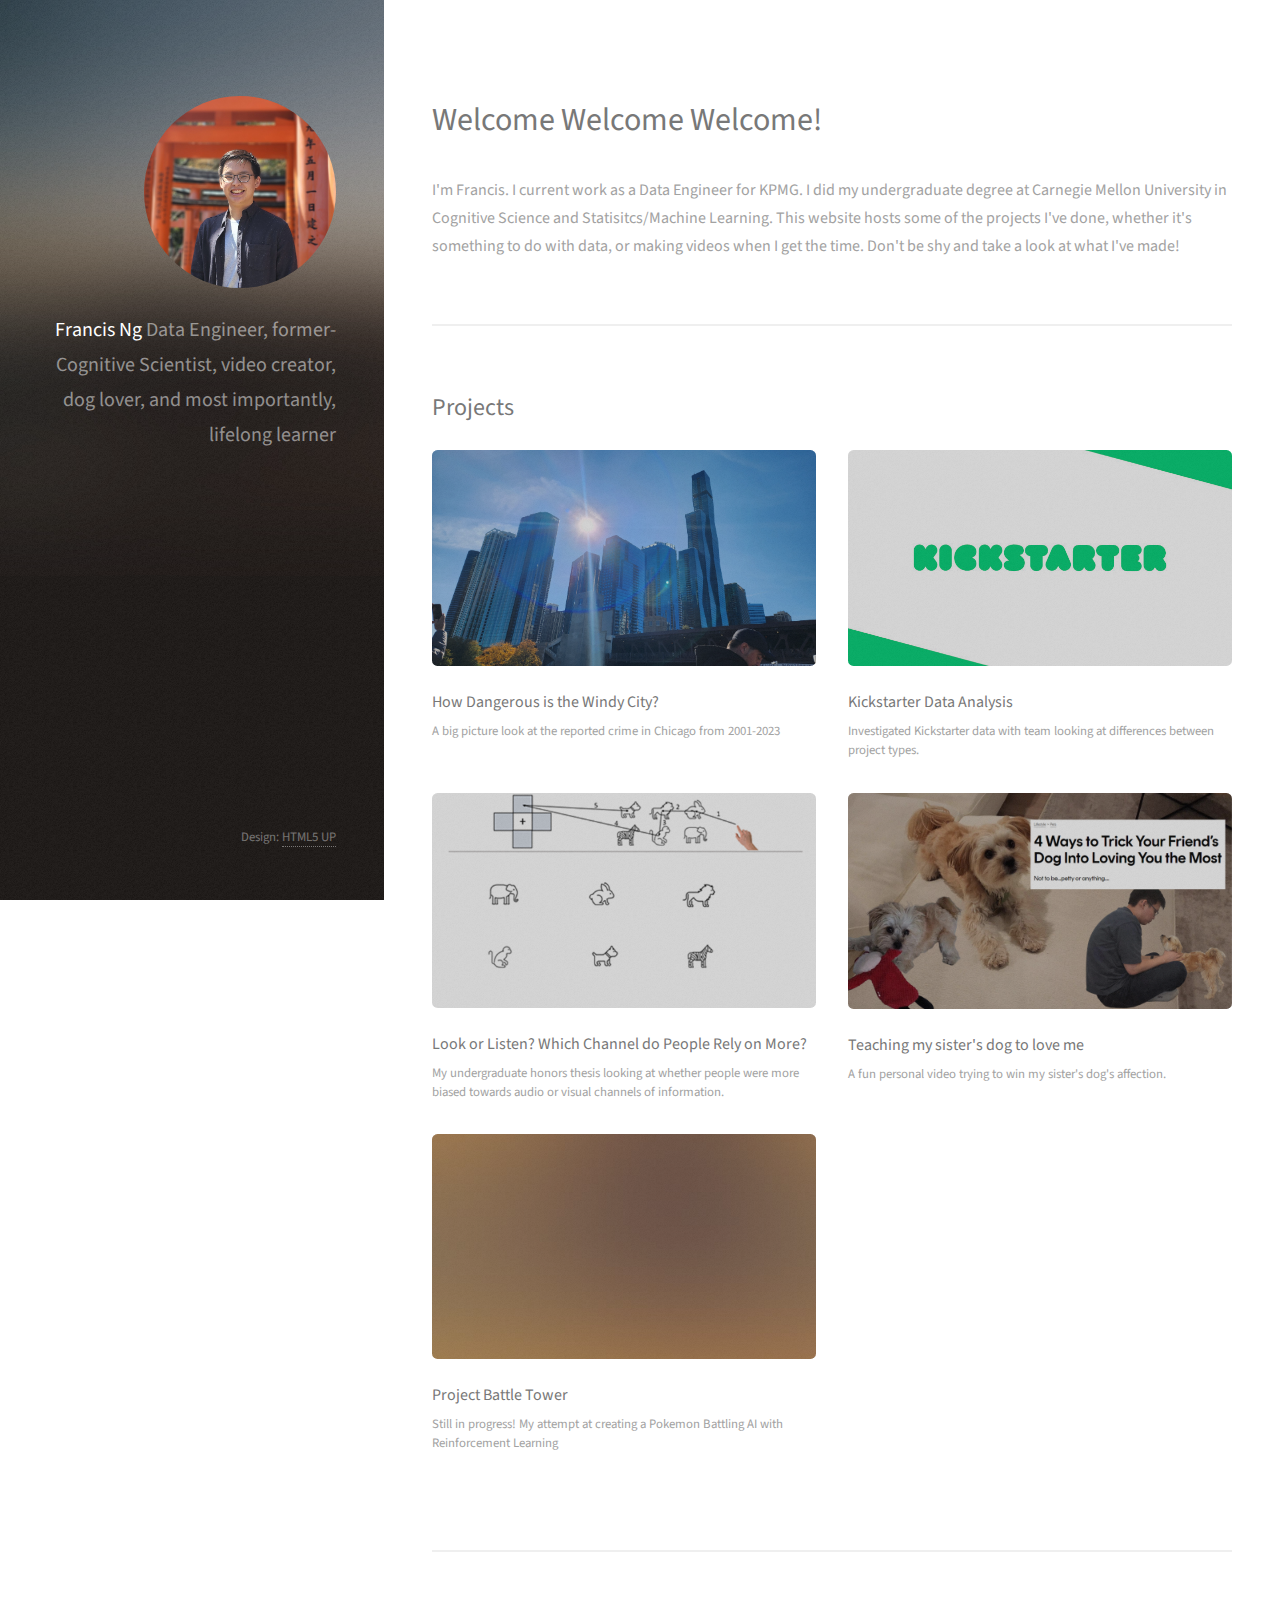
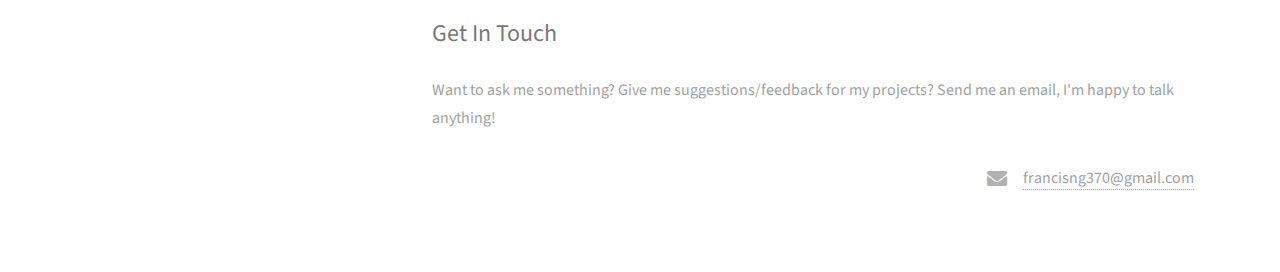
<file: index.html>
<!DOCTYPE HTML>
<!--
	Strata by HTML5 UP
	html5up.net | @ajlkn
	Free for personal and commercial use under the CCA 3.0 license (html5up.net/license)
-->
<html>
	<head>
		<title>Francis Ng's Site</title>
		<meta charset="utf-8" />
		<meta name="viewport" content="width=device-width, initial-scale=1, user-scalable=no" />
		<link rel="stylesheet" href="assets/css/main.css" />
	</head>
	<body class="is-preload">

		<!-- Header -->
			<header id="header">
				<div class="inner">
					<a href="#" class="image avatar"><img src="images/avatar.jpg" alt="" /></a>
					<h1><strong>Francis Ng</strong><br /><br />
					Data Engineer, former-Cognitive Scientist, video creator, dog lover, and most importantly, lifelong learner</h1>
				</div>
			</header>

		<!-- Main -->
			<div id="main">

				<!-- One -->
					<section id="one">
						<header class="major">
							<h2>Welcome Welcome Welcome!<br />
							</h2>
						</header>
						<p>I'm Francis. I current work as a Data Engineer for KPMG. I did my undergraduate degree at Carnegie Mellon University in Cognitive Science and Statisitcs/Machine Learning.
							This website hosts some of the projects I've done, whether it's something to do with data, or making videos when I get the time. Don't be shy and take a look at
							what I've made!

						</p>
						<!-- <ul class="actions">
							<li><a href="#" class="button">Learn More</a></li>
						</ul> -->
					</section>

				<!-- Two -->
					<section id="two">
						<h2>Projects</h2>
						<div class="row">
							<article class="col-6 col-12-xsmall less-work-item">
								<a href="https://espeox.github.io/projects/crime-data-analysis-1" class="image fit thumb"><img src="images/Chicago_Buildings.jpg" alt="" /></a>
								<h3>How Dangerous is the Windy City?</h3>
								<p>A big picture look at the reported crime in Chicago from 2001-2023</p>
							</article>
							<article class="col-6 col-12-xsmall less-work-item">
								<a href="https://www.stat.cmu.edu/capstoneresearch/spring2021/315files/team22.html" class="image fit thumb"><img src="images/kickstarter_image.jpg" alt="" /></a>
								<h3>Kickstarter Data Analysis</h3>
								<p>Investigated Kickstarter data with team looking at differences between project types.</p>
							</article>
							<article class="col-6 col-12-xsmall less-work-item">
								<a href="projects/Senior Thesis FN.pdf" class="image fit thumb"><img src="images/thesis_research_pic.png" alt="" /></a>
								<h3>Look or Listen? Which Channel do People Rely on More?</h3>
								<p>My undergraduate honors thesis looking at whether people were more biased towards audio or visual channels of information.</p>
							</article>
							<article class="col-6 col-12-xsmall less-work-item">
								<a href="https://www.youtube.com/watch?v=jx426cVEqdk" class="image fit thumb"><img src="images/dog_affection_vid.png" alt="" /></a>
								<h3>Teaching my sister's dog to love me</h3>
								<p>A fun personal video trying to win my sister's dog's affection.</p>
							</article>
							<article class="col-6 col-12-xsmall less-work-item">
								<a href="https://github.com/Espeox/ProjectBattleTower" class="image fit thumb"><img src="images/thumbs/04.jpg" alt="" /></a>
								<h3>Project Battle Tower</h3>
								<p>Still in progress! My attempt at creating a Pokemon Battling AI with Reinforcement Learning</p>
							</article>
							<!-- <article class="col-6 col-12-xsmall less-work-item">
								<a href="images/fulls/05.jpg" class="image fit thumb"><img src="images/thumbs/05.jpg" alt="" /></a>
								<h3>Nunc enim commodo aliquet</h3>
								<p>Lorem ipsum dolor sit amet nisl sed nullam feugiat.</p>
							</article>
							<article class="col-6 col-12-xsmall less-work-item">
								<a href="images/fulls/06.jpg" class="image fit thumb"><img src="images/thumbs/06.jpg" alt="" /></a>
								<h3>Risus ornare lacinia</h3>
								<p>Lorem ipsum dolor sit amet nisl sed nullam feugiat.</p>
							</article> -->
						</div>
						<!-- <ul class="actions">
							<li><a href="#" class="button">Resume</a></li>
						</ul> -->
					</section>

				<!-- Three -->
					<section id="three">
						<h2>Get In Touch</h2>
						<p>Want to ask me something? Give me suggestions/feedback for my projects? Send me an email, I'm happy to talk anything!</p>
						<div class="row">
							<div class="col-8 col-12-small">
								<!-- <form method="post" action="#">
									<div class="row gtr-uniform gtr-50">
										<div class="col-6 col-12-xsmall"><input type="text" name="name" id="name" placeholder="Name" /></div>
										<div class="col-6 col-12-xsmall"><input type="email" name="email" id="email" placeholder="Email" /></div>
										<div class="col-12"><textarea name="message" id="message" placeholder="Message" rows="4"></textarea></div>
									</div>
								</form> -->
								<!-- <ul class="actions">
									<li><input type="submit" value="Send Message" /></li>
								</ul> -->
							</div>
							<div class="col-4 col-12-small">
								<ul class="labeled-icons">
									<li>
										<h3 class="icon solid fa-envelope"><span class="label">Email</span></h3>
										<a href="#">francisng370@gmail.com</a>
									</li>
								</ul>
							</div>
						</div>
					</section>

				<!-- Four -->
				<!--
					<section id="four">
						<h2>Elements</h2>

						<section>
							<h4>Text</h4>
							<p>This is <b>bold</b> and this is <strong>strong</strong>. This is <i>italic</i> and this is <em>emphasized</em>.
							This is <sup>superscript</sup> text and this is <sub>subscript</sub> text.
							This is <u>underlined</u> and this is code: <code>for (;;) { ... }</code>. Finally, <a href="#">this is a link</a>.</p>
							<hr />
							<header>
								<h4>Heading with a Subtitle</h4>
								<p>Lorem ipsum dolor sit amet nullam id egestas urna aliquam</p>
							</header>
							<p>Nunc lacinia ante nunc ac lobortis. Interdum adipiscing gravida odio porttitor sem non mi integer non faucibus ornare mi ut ante amet placerat aliquet. Volutpat eu sed ante lacinia sapien lorem accumsan varius montes viverra nibh in adipiscing blandit tempus accumsan.</p>
							<header>
								<h5>Heading with a Subtitle</h5>
								<p>Lorem ipsum dolor sit amet nullam id egestas urna aliquam</p>
							</header>
							<p>Nunc lacinia ante nunc ac lobortis. Interdum adipiscing gravida odio porttitor sem non mi integer non faucibus ornare mi ut ante amet placerat aliquet. Volutpat eu sed ante lacinia sapien lorem accumsan varius montes viverra nibh in adipiscing blandit tempus accumsan.</p>
							<hr />
							<h2>Heading Level 2</h2>
							<h3>Heading Level 3</h3>
							<h4>Heading Level 4</h4>
							<h5>Heading Level 5</h5>
							<h6>Heading Level 6</h6>
							<hr />
							<h5>Blockquote</h5>
							<blockquote>Fringilla nisl. Donec accumsan interdum nisi, quis tincidunt felis sagittis eget tempus euismod. Vestibulum ante ipsum primis in faucibus vestibulum. Blandit adipiscing eu felis iaculis volutpat ac adipiscing accumsan faucibus. Vestibulum ante ipsum primis in faucibus lorem ipsum dolor sit amet nullam adipiscing eu felis.</blockquote>
							<h5>Preformatted</h5>
							<pre><code>i = 0;

while (!deck.isInOrder()) {
print 'Iteration ' + i;
deck.shuffle();
i++;
}

print 'It took ' + i + ' iterations to sort the deck.';</code></pre>
						</section>

						<section>
							<h4>Lists</h4>
							<div class="row">
								<div class="col-6 col-12-xsmall">
									<h5>Unordered</h5>
									<ul>
										<li>Dolor pulvinar etiam magna etiam.</li>
										<li>Sagittis adipiscing lorem eleifend.</li>
										<li>Felis enim feugiat dolore viverra.</li>
									</ul>
									<h5>Alternate</h5>
									<ul class="alt">
										<li>Dolor pulvinar etiam magna etiam.</li>
										<li>Sagittis adipiscing lorem eleifend.</li>
										<li>Felis enim feugiat dolore viverra.</li>
									</ul>
								</div>
								<div class="col-6 col-12-xsmall">
									<h5>Ordered</h5>
									<ol>
										<li>Dolor pulvinar etiam magna etiam.</li>
										<li>Etiam vel felis at lorem sed viverra.</li>
										<li>Felis enim feugiat dolore viverra.</li>
										<li>Dolor pulvinar etiam magna etiam.</li>
										<li>Etiam vel felis at lorem sed viverra.</li>
										<li>Felis enim feugiat dolore viverra.</li>
									</ol>
									<h5>Icons</h5>
									<ul class="icons">
										<li><a href="#" class="icon brands fa-twitter"><span class="label">Twitter</span></a></li>
										<li><a href="#" class="icon brands fa-facebook-f"><span class="label">Facebook</span></a></li>
										<li><a href="#" class="icon brands fa-instagram"><span class="label">Instagram</span></a></li>
										<li><a href="#" class="icon brands fa-github"><span class="label">Github</span></a></li>
										<li><a href="#" class="icon brands fa-dribbble"><span class="label">Dribbble</span></a></li>
										<li><a href="#" class="icon brands fa-tumblr"><span class="label">Tumblr</span></a></li>
									</ul>
								</div>
							</div>
							<h5>Actions</h5>
							<ul class="actions">
								<li><a href="#" class="button primary">Default</a></li>
								<li><a href="#" class="button">Default</a></li>
							</ul>
							<ul class="actions small">
								<li><a href="#" class="button primary small">Small</a></li>
								<li><a href="#" class="button small">Small</a></li>
							</ul>
							<div class="row">
								<div class="col-6 col-12-small">
									<ul class="actions stacked">
										<li><a href="#" class="button primary">Default</a></li>
										<li><a href="#" class="button">Default</a></li>
									</ul>
								</div>
								<div class="col-6 col-12-small">
									<ul class="actions stacked">
										<li><a href="#" class="button primary small">Small</a></li>
										<li><a href="#" class="button small">Small</a></li>
									</ul>
								</div>
								<div class="col-6 col-12-small">
									<ul class="actions stacked">
										<li><a href="#" class="button primary fit">Default</a></li>
										<li><a href="#" class="button fit">Default</a></li>
									</ul>
								</div>
								<div class="col-6 col-12-small">
									<ul class="actions stacked">
										<li><a href="#" class="button primary small fit">Small</a></li>
										<li><a href="#" class="button small fit">Small</a></li>
									</ul>
								</div>
							</div>
						</section>

						<section>
							<h4>Table</h4>
							<h5>Default</h5>
							<div class="table-wrapper">
								<table>
									<thead>
										<tr>
											<th>Name</th>
											<th>Description</th>
											<th>Price</th>
										</tr>
									</thead>
									<tbody>
										<tr>
											<td>Item One</td>
											<td>Ante turpis integer aliquet porttitor.</td>
											<td>29.99</td>
										</tr>
										<tr>
											<td>Item Two</td>
											<td>Vis ac commodo adipiscing arcu aliquet.</td>
											<td>19.99</td>
										</tr>
										<tr>
											<td>Item Three</td>
											<td> Morbi faucibus arcu accumsan lorem.</td>
											<td>29.99</td>
										</tr>
										<tr>
											<td>Item Four</td>
											<td>Vitae integer tempus condimentum.</td>
											<td>19.99</td>
										</tr>
										<tr>
											<td>Item Five</td>
											<td>Ante turpis integer aliquet porttitor.</td>
											<td>29.99</td>
										</tr>
									</tbody>
									<tfoot>
										<tr>
											<td colspan="2"></td>
											<td>100.00</td>
										</tr>
									</tfoot>
								</table>
							</div>

							<h5>Alternate</h5>
							<div class="table-wrapper">
								<table class="alt">
									<thead>
										<tr>
											<th>Name</th>
											<th>Description</th>
											<th>Price</th>
										</tr>
									</thead>
									<tbody>
										<tr>
											<td>Item One</td>
											<td>Ante turpis integer aliquet porttitor.</td>
											<td>29.99</td>
										</tr>
										<tr>
											<td>Item Two</td>
											<td>Vis ac commodo adipiscing arcu aliquet.</td>
											<td>19.99</td>
										</tr>
										<tr>
											<td>Item Three</td>
											<td> Morbi faucibus arcu accumsan lorem.</td>
											<td>29.99</td>
										</tr>
										<tr>
											<td>Item Four</td>
											<td>Vitae integer tempus condimentum.</td>
											<td>19.99</td>
										</tr>
										<tr>
											<td>Item Five</td>
											<td>Ante turpis integer aliquet porttitor.</td>
											<td>29.99</td>
										</tr>
									</tbody>
									<tfoot>
										<tr>
											<td colspan="2"></td>
											<td>100.00</td>
										</tr>
									</tfoot>
								</table>
							</div>
						</section>

						<section>
							<h4>Buttons</h4>
							<ul class="actions">
								<li><a href="#" class="button primary">Primary</a></li>
								<li><a href="#" class="button">Default</a></li>
							</ul>
							<ul class="actions">
								<li><a href="#" class="button large">Large</a></li>
								<li><a href="#" class="button">Default</a></li>
								<li><a href="#" class="button small">Small</a></li>
							</ul>
							<ul class="actions fit">
								<li><a href="#" class="button primary fit">Fit</a></li>
								<li><a href="#" class="button fit">Fit</a></li>
							</ul>
							<ul class="actions fit small">
								<li><a href="#" class="button primary fit small">Fit + Small</a></li>
								<li><a href="#" class="button fit small">Fit + Small</a></li>
							</ul>
							<ul class="actions">
								<li><a href="#" class="button primary icon solid fa-download">Icon</a></li>
								<li><a href="#" class="button icon solid fa-download">Icon</a></li>
							</ul>
							<ul class="actions">
								<li><span class="button primary disabled">Primary</span></li>
								<li><span class="button disabled">Default</span></li>
							</ul>
						</section>

						<section>
							<h4>Form</h4>
							<form method="post" action="#">
								<div class="row gtr-uniform gtr-50">
									<div class="col-6 col-12-xsmall">
										<input type="text" name="demo-name" id="demo-name" value="" placeholder="Name" />
									</div>
									<div class="col-6 col-12-xsmall">
										<input type="email" name="demo-email" id="demo-email" value="" placeholder="Email" />
									</div>
									<div class="col-12">
										<select name="demo-category" id="demo-category">
											<option value="">- Category -</option>
											<option value="1">Manufacturing</option>
											<option value="1">Shipping</option>
											<option value="1">Administration</option>
											<option value="1">Human Resources</option>
										</select>
									</div>
									<div class="col-4 col-12-small">
										<input type="radio" id="demo-priority-low" name="demo-priority" checked>
										<label for="demo-priority-low">Low Priority</label>
									</div>
									<div class="col-4 col-12-small">
										<input type="radio" id="demo-priority-normal" name="demo-priority">
										<label for="demo-priority-normal">Normal Priority</label>
									</div>
									<div class="col-4 col-12-small">
										<input type="radio" id="demo-priority-high" name="demo-priority">
										<label for="demo-priority-high">High Priority</label>
									</div>
									<div class="col-6 col-12-small">
										<input type="checkbox" id="demo-copy" name="demo-copy">
										<label for="demo-copy">Email me a copy of this message</label>
									</div>
									<div class="col-6 col-12-small">
										<input type="checkbox" id="demo-human" name="demo-human" checked>
										<label for="demo-human">I am a human and not a robot</label>
									</div>
									<div class="col-12">
										<textarea name="demo-message" id="demo-message" placeholder="Enter your message" rows="6"></textarea>
									</div>
									<div class="col-12">
										<ul class="actions">
											<li><input type="submit" value="Send Message" class="primary" /></li>
											<li><input type="reset" value="Reset" /></li>
										</ul>
									</div>
								</div>
							</form>
						</section>

						<section>
							<h4>Image</h4>
							<h5>Fit</h5>
							<div class="box alt">
								<div class="row gtr-50 gtr-uniform">
									<div class="col-12"><span class="image fit"><img src="images/fulls/05.jpg" alt="" /></span></div>
									<div class="col-4"><span class="image fit"><img src="images/thumbs/01.jpg" alt="" /></span></div>
									<div class="col-4"><span class="image fit"><img src="images/thumbs/02.jpg" alt="" /></span></div>
									<div class="col-4"><span class="image fit"><img src="images/thumbs/03.jpg" alt="" /></span></div>
									<div class="col-4"><span class="image fit"><img src="images/thumbs/04.jpg" alt="" /></span></div>
									<div class="col-4"><span class="image fit"><img src="images/thumbs/05.jpg" alt="" /></span></div>
									<div class="col-4"><span class="image fit"><img src="images/thumbs/06.jpg" alt="" /></span></div>
									<div class="col-4"><span class="image fit"><img src="images/thumbs/03.jpg" alt="" /></span></div>
									<div class="col-4"><span class="image fit"><img src="images/thumbs/02.jpg" alt="" /></span></div>
									<div class="col-4"><span class="image fit"><img src="images/thumbs/01.jpg" alt="" /></span></div>
								</div>
							</div>
							<h5>Left &amp; Right</h5>
							<p><span class="image left"><img src="images/avatar.jpg" alt="" /></span>Fringilla nisl. Donec accumsan interdum nisi, quis tincidunt felis sagittis eget. tempus euismod. Vestibulum ante ipsum primis in faucibus vestibulum. Blandit adipiscing eu felis iaculis volutpat ac adipiscing accumsan eu faucibus. Integer ac pellentesque praesent tincidunt felis sagittis eget. tempus euismod. Vestibulum ante ipsum primis in faucibus vestibulum. Blandit adipiscing eu felis iaculis volutpat ac adipiscing accumsan eu faucibus. Integer ac pellentesque praesent. Donec accumsan interdum nisi, quis tincidunt felis sagittis eget. tempus euismod. Vestibulum ante ipsum primis in faucibus vestibulum. Blandit adipiscing eu felis iaculis volutpat ac adipiscing accumsan eu faucibus. Integer ac pellentesque praesent tincidunt felis sagittis eget. tempus euismod. Vestibulum ante ipsum primis in faucibus vestibulum. Blandit adipiscing eu felis iaculis volutpat ac adipiscing accumsan eu faucibus. Integer ac pellentesque praesent.</p>
							<p><span class="image right"><img src="images/avatar.jpg" alt="" /></span>Fringilla nisl. Donec accumsan interdum nisi, quis tincidunt felis sagittis eget. tempus euismod. Vestibulum ante ipsum primis in faucibus vestibulum. Blandit adipiscing eu felis iaculis volutpat ac adipiscing accumsan eu faucibus. Integer ac pellentesque praesent tincidunt felis sagittis eget. tempus euismod. Vestibulum ante ipsum primis in faucibus vestibulum. Blandit adipiscing eu felis iaculis volutpat ac adipiscing accumsan eu faucibus. Integer ac pellentesque praesent. Donec accumsan interdum nisi, quis tincidunt felis sagittis eget. tempus euismod. Vestibulum ante ipsum primis in faucibus vestibulum. Blandit adipiscing eu felis iaculis volutpat ac adipiscing accumsan eu faucibus. Integer ac pellentesque praesent tincidunt felis sagittis eget. tempus euismod. Vestibulum ante ipsum primis in faucibus vestibulum. Blandit adipiscing eu felis iaculis volutpat ac adipiscing accumsan eu faucibus. Integer ac pellentesque praesent.</p>
						</section>

					</section>
				-->

			</div>

		<!-- Footer -->
			<footer id="footer">
				<div class="inner">
					<!-- <ul class="icons">
						<li><a href="#" class="icon brands fa-twitter"><span class="label">Twitter</span></a></li>
						<li><a href="#" class="icon brands fa-github"><span class="label">Github</span></a></li>
						<li><a href="#" class="icon brands fa-dribbble"><span class="label">Dribbble</span></a></li>
						<li><a href="#" class="icon solid fa-envelope"><span class="label">Email</span></a></li>
					</ul> -->
					<ul class="copyright">
						<!-- <li>&copy; Untitled</li> -->
						<li>Design: <a href="http://html5up.net">HTML5 UP</a></li>
					</ul>
				</div>
			</footer>

		<!-- Scripts -->
			<script src="assets/js/jquery.min.js"></script>
			<script src="assets/js/jquery.poptrox.min.js"></script>
			<script src="assets/js/browser.min.js"></script>
			<script src="assets/js/breakpoints.min.js"></script>
			<script src="assets/js/util.js"></script>
			<script src="assets/js/main.js"></script>

	</body>
</html>
</file>
<file: assets/css/main.css>
@import url("fontawesome-all.min.css");
@import url("https://fonts.googleapis.com/css?family=Source+Sans+Pro:400,400italic");

/*
	Strata by HTML5 UP
	html5up.net | @ajlkn
	Free for personal and commercial use under the CCA 3.0 license (html5up.net/license)
*/

html, body, div, span, applet, object,
iframe, h1, h2, h3, h4, h5, h6, p, blockquote,
pre, a, abbr, acronym, address, big, cite,
code, del, dfn, em, img, ins, kbd, q, s, samp,
small, strike, strong, sub, sup, tt, var, b,
u, i, center, dl, dt, dd, ol, ul, li, fieldset,
form, label, legend, table, caption, tbody,
tfoot, thead, tr, th, td, article, aside,
canvas, details, embed, figure, figcaption,
footer, header, hgroup, menu, nav, output, ruby,
section, summary, time, mark, audio, video {
	margin: 0;
	padding: 0;
	border: 0;
	font-size: 100%;
	font: inherit;
	vertical-align: baseline;}

article, aside, details, figcaption, figure,
footer, header, hgroup, menu, nav, section {
	display: block;}

body {
	line-height: 1;
}

ol, ul {
	list-style: none;
}

blockquote, q {
	quotes: none;
}

	blockquote:before, blockquote:after, q:before, q:after {
		content: '';
		content: none;
	}

table {
	border-collapse: collapse;
	border-spacing: 0;
}

body {
	-webkit-text-size-adjust: none;
}

mark {
	background-color: transparent;
	color: inherit;
}

input::-moz-focus-inner {
	border: 0;
	padding: 0;
}

input, select, textarea {
	-moz-appearance: none;
	-webkit-appearance: none;
	-ms-appearance: none;
	appearance: none;
}

/* Basic */

	html {
		box-sizing: border-box;
	}

	*, *:before, *:after {
		box-sizing: inherit;
	}

	body {
		background: #fff;
	}

		body.is-preload *, body.is-preload *:before, body.is-preload *:after {
			-moz-animation: none !important;
			-webkit-animation: none !important;
			-ms-animation: none !important;
			animation: none !important;
			-moz-transition: none !important;
			-webkit-transition: none !important;
			-ms-transition: none !important;
			transition: none !important;
		}

	body, input, select, textarea {
		color: #a2a2a2;
		font-family: "Source Sans Pro", Helvetica, sans-serif;
		font-size: 16pt;
		font-weight: 400;
		line-height: 1.75em;
	}

	a {
		-moz-transition: color 0.2s ease-in-out, border-color 0.2s ease-in-out;
		-webkit-transition: color 0.2s ease-in-out, border-color 0.2s ease-in-out;
		-ms-transition: color 0.2s ease-in-out, border-color 0.2s ease-in-out;
		transition: color 0.2s ease-in-out, border-color 0.2s ease-in-out;
		border-bottom: dotted 1px;
		color: #49bf9d;
		text-decoration: none;
	}

		a:hover {
			border-bottom-color: transparent;
			color: #49bf9d !important;
			text-decoration: none;
		}

	strong, b {
		color: #787878;
		font-weight: 400;
	}

	em, i {
		font-style: italic;
	}

	p {
		margin: 0 0 2em 0;
	}

	h1, h2, h3, h4, h5, h6 {
		color: #787878;
		font-weight: 400;
		line-height: 1em;
		margin: 0 0 1em 0;
	}

		h1 a, h2 a, h3 a, h4 a, h5 a, h6 a {
			color: inherit;
			text-decoration: none;
		}

	h1 {
		font-size: 2em;
		line-height: 1.5em;
	}

	h2 {
		font-size: 1.5em;
		line-height: 1.5em;
	}

	h3 {
		font-size: 1.25em;
		line-height: 1.5em;
	}

	h4 {
		font-size: 1.1em;
		line-height: 1.5em;
	}

	h5 {
		font-size: 0.9em;
		line-height: 1.5em;
	}

	h6 {
		font-size: 0.7em;
		line-height: 1.5em;
	}

	sub {
		font-size: 0.8em;
		position: relative;
		top: 0.5em;
	}

	sup {
		font-size: 0.8em;
		position: relative;
		top: -0.5em;
	}

	hr {
		border: 0;
		border-bottom: solid 2px #efefef;
		margin: 2em 0;
	}

		hr.major {
			margin: 3em 0;
		}

	blockquote {
		border-left: solid 6px #efefef;
		font-style: italic;
		margin: 0 0 2em 0;
		padding: 0.5em 0 0.5em 1.5em;
	}

	code {
		background: #f7f7f7;
		border-radius: 0.35em;
		border: solid 2px #efefef;
		font-family: "Courier New", monospace;
		font-size: 0.9em;
		margin: 0 0.25em;
		padding: 0.25em 0.65em;
	}

	pre {
		-webkit-overflow-scrolling: touch;
		font-family: "Courier New", monospace;
		font-size: 0.9em;
		margin: 0 0 2em 0;
	}

		pre code {
			display: block;
			line-height: 1.75em;
			padding: 1em 1.5em;
			overflow-x: auto;
		}

	.align-left {
		text-align: left;
	}

	.align-center {
		text-align: center;
	}

	.align-right {
		text-align: right;
	}

/* Container */

	.container {
		margin: 0 auto;
		max-width: calc(100% - 4em);
		width: 100%;
	}

		.container.xsmall {
			width: 25%;
		}

		.container.small {
			width: 50%;
		}

		.container.medium {
			width: 75%;
		}

		.container.large {
			width: 125%;
		}

		.container.xlarge {
			width: 150%;
		}

		.container.max {
			width: 100%;
		}

		@media screen and (max-width: 980px) {

			.container {
				width: 100% !important;
				max-width: 100% !important;
			}

		}

		@media screen and (max-width: 480px) {

			.container {
				max-width: calc(100% - 3em);
			}

		}

/* Row */

	.row {
		display: flex;
		flex-wrap: wrap;
		box-sizing: border-box;
		align-items: stretch;
	}

		.row > * {
			box-sizing: border-box;
		}

		.row.gtr-uniform > * > :last-child {
			margin-bottom: 0;
		}

		.row.aln-left {
			justify-content: flex-start;
		}

		.row.aln-center {
			justify-content: center;
		}

		.row.aln-right {
			justify-content: flex-end;
		}

		.row.aln-top {
			align-items: flex-start;
		}

		.row.aln-middle {
			align-items: center;
		}

		.row.aln-bottom {
			align-items: flex-end;
		}

		.row > .imp {
			order: -1;
		}

		.row > .col-1 {
			width: 8.33333%;
		}

		.row > .off-1 {
			margin-left: 8.33333%;
		}

		.row > .col-2 {
			width: 16.66667%;
		}

		.row > .off-2 {
			margin-left: 16.66667%;
		}

		.row > .col-3 {
			width: 25%;
		}

		.row > .off-3 {
			margin-left: 25%;
		}

		.row > .col-4 {
			width: 33.33333%;
		}

		.row > .off-4 {
			margin-left: 33.33333%;
		}

		.row > .col-5 {
			width: 41.66667%;
		}

		.row > .off-5 {
			margin-left: 41.66667%;
		}

		.row > .col-6 {
			width: 50%;
		}

		.row > .off-6 {
			margin-left: 50%;
		}

		.row > .col-7 {
			width: 58.33333%;
		}

		.row > .off-7 {
			margin-left: 58.33333%;
		}

		.row > .col-8 {
			width: 66.66667%;
		}

		.row > .off-8 {
			margin-left: 66.66667%;
		}

		.row > .col-9 {
			width: 75%;
		}

		.row > .off-9 {
			margin-left: 75%;
		}

		.row > .col-10 {
			width: 83.33333%;
		}

		.row > .off-10 {
			margin-left: 83.33333%;
		}

		.row > .col-11 {
			width: 91.66667%;
		}

		.row > .off-11 {
			margin-left: 91.66667%;
		}

		.row > .col-12 {
			width: 100%;
		}

		.row > .off-12 {
			margin-left: 100%;
		}

		.row.gtr-0 {
			margin-top: 0;
			margin-left: 0em;
		}

			.row.gtr-0 > * {
				padding: 0 0 0 0em;
			}

			.row.gtr-0.gtr-uniform {
				margin-top: 0em;
			}

				.row.gtr-0.gtr-uniform > * {
					padding-top: 0em;
				}

		.row.gtr-25 {
			margin-top: 0;
			margin-left: -0.625em;
		}

			.row.gtr-25 > * {
				padding: 0 0 0 0.625em;
			}

			.row.gtr-25.gtr-uniform {
				margin-top: -0.625em;
			}

				.row.gtr-25.gtr-uniform > * {
					padding-top: 0.625em;
				}

		.row.gtr-50 {
			margin-top: 0;
			margin-left: -1.25em;
		}

			.row.gtr-50 > * {
				padding: 0 0 0 1.25em;
			}

			.row.gtr-50.gtr-uniform {
				margin-top: -1.25em;
			}

				.row.gtr-50.gtr-uniform > * {
					padding-top: 1.25em;
				}

		.row {
			margin-top: 0;
			margin-left: -2.5em;
		}

			.row > * {
				padding: 0 0 0 2.5em;
			}

			.row.gtr-uniform {
				margin-top: -2.5em;
			}

				.row.gtr-uniform > * {
					padding-top: 2.5em;
				}

		.row.gtr-150 {
			margin-top: 0;
			margin-left: -3.75em;
		}

			.row.gtr-150 > * {
				padding: 0 0 0 3.75em;
			}

			.row.gtr-150.gtr-uniform {
				margin-top: -3.75em;
			}

				.row.gtr-150.gtr-uniform > * {
					padding-top: 3.75em;
				}

		.row.gtr-200 {
			margin-top: 0;
			margin-left: -5em;
		}

			.row.gtr-200 > * {
				padding: 0 0 0 5em;
			}

			.row.gtr-200.gtr-uniform {
				margin-top: -5em;
			}

				.row.gtr-200.gtr-uniform > * {
					padding-top: 5em;
				}

		@media screen and (max-width: 1800px) {

			.row {
				display: flex;
				flex-wrap: wrap;
				box-sizing: border-box;
				align-items: stretch;
			}

				.row > * {
					box-sizing: border-box;
				}

				.row.gtr-uniform > * > :last-child {
					margin-bottom: 0;
				}

				.row.aln-left {
					justify-content: flex-start;
				}

				.row.aln-center {
					justify-content: center;
				}

				.row.aln-right {
					justify-content: flex-end;
				}

				.row.aln-top {
					align-items: flex-start;
				}

				.row.aln-middle {
					align-items: center;
				}

				.row.aln-bottom {
					align-items: flex-end;
				}

				.row > .imp-xlarge {
					order: -1;
				}

				.row > .col-1-xlarge {
					width: 8.33333%;
				}

				.row > .off-1-xlarge {
					margin-left: 8.33333%;
				}

				.row > .col-2-xlarge {
					width: 16.66667%;
				}

				.row > .off-2-xlarge {
					margin-left: 16.66667%;
				}

				.row > .col-3-xlarge {
					width: 25%;
				}

				.row > .off-3-xlarge {
					margin-left: 25%;
				}

				.row > .col-4-xlarge {
					width: 33.33333%;
				}

				.row > .off-4-xlarge {
					margin-left: 33.33333%;
				}

				.row > .col-5-xlarge {
					width: 41.66667%;
				}

				.row > .off-5-xlarge {
					margin-left: 41.66667%;
				}

				.row > .col-6-xlarge {
					width: 50%;
				}

				.row > .off-6-xlarge {
					margin-left: 50%;
				}

				.row > .col-7-xlarge {
					width: 58.33333%;
				}

				.row > .off-7-xlarge {
					margin-left: 58.33333%;
				}

				.row > .col-8-xlarge {
					width: 66.66667%;
				}

				.row > .off-8-xlarge {
					margin-left: 66.66667%;
				}

				.row > .col-9-xlarge {
					width: 75%;
				}

				.row > .off-9-xlarge {
					margin-left: 75%;
				}

				.row > .col-10-xlarge {
					width: 83.33333%;
				}

				.row > .off-10-xlarge {
					margin-left: 83.33333%;
				}

				.row > .col-11-xlarge {
					width: 91.66667%;
				}

				.row > .off-11-xlarge {
					margin-left: 91.66667%;
				}

				.row > .col-12-xlarge {
					width: 100%;
				}

				.row > .off-12-xlarge {
					margin-left: 100%;
				}

				.row.gtr-0 {
					margin-top: 0;
					margin-left: 0em;
				}

					.row.gtr-0 > * {
						padding: 0 0 0 0em;
					}

					.row.gtr-0.gtr-uniform {
						margin-top: 0em;
					}

						.row.gtr-0.gtr-uniform > * {
							padding-top: 0em;
						}

				.row.gtr-25 {
					margin-top: 0;
					margin-left: -0.625em;
				}

					.row.gtr-25 > * {
						padding: 0 0 0 0.625em;
					}

					.row.gtr-25.gtr-uniform {
						margin-top: -0.625em;
					}

						.row.gtr-25.gtr-uniform > * {
							padding-top: 0.625em;
						}

				.row.gtr-50 {
					margin-top: 0;
					margin-left: -1.25em;
				}

					.row.gtr-50 > * {
						padding: 0 0 0 1.25em;
					}

					.row.gtr-50.gtr-uniform {
						margin-top: -1.25em;
					}

						.row.gtr-50.gtr-uniform > * {
							padding-top: 1.25em;
						}

				.row {
					margin-top: 0;
					margin-left: -2.5em;
				}

					.row > * {
						padding: 0 0 0 2.5em;
					}

					.row.gtr-uniform {
						margin-top: -2.5em;
					}

						.row.gtr-uniform > * {
							padding-top: 2.5em;
						}

				.row.gtr-150 {
					margin-top: 0;
					margin-left: -3.75em;
				}

					.row.gtr-150 > * {
						padding: 0 0 0 3.75em;
					}

					.row.gtr-150.gtr-uniform {
						margin-top: -3.75em;
					}

						.row.gtr-150.gtr-uniform > * {
							padding-top: 3.75em;
						}

				.row.gtr-200 {
					margin-top: 0;
					margin-left: -5em;
				}

					.row.gtr-200 > * {
						padding: 0 0 0 5em;
					}

					.row.gtr-200.gtr-uniform {
						margin-top: -5em;
					}

						.row.gtr-200.gtr-uniform > * {
							padding-top: 5em;
						}

		}

		@media screen and (max-width: 1280px) {

			.row {
				display: flex;
				flex-wrap: wrap;
				box-sizing: border-box;
				align-items: stretch;
			}

				.row > * {
					box-sizing: border-box;
				}

				.row.gtr-uniform > * > :last-child {
					margin-bottom: 0;
				}

				.row.aln-left {
					justify-content: flex-start;
				}

				.row.aln-center {
					justify-content: center;
				}

				.row.aln-right {
					justify-content: flex-end;
				}

				.row.aln-top {
					align-items: flex-start;
				}

				.row.aln-middle {
					align-items: center;
				}

				.row.aln-bottom {
					align-items: flex-end;
				}

				.row > .imp-large {
					order: -1;
				}

				.row > .col-1-large {
					width: 8.33333%;
				}

				.row > .off-1-large {
					margin-left: 8.33333%;
				}

				.row > .col-2-large {
					width: 16.66667%;
				}

				.row > .off-2-large {
					margin-left: 16.66667%;
				}

				.row > .col-3-large {
					width: 25%;
				}

				.row > .off-3-large {
					margin-left: 25%;
				}

				.row > .col-4-large {
					width: 33.33333%;
				}

				.row > .off-4-large {
					margin-left: 33.33333%;
				}

				.row > .col-5-large {
					width: 41.66667%;
				}

				.row > .off-5-large {
					margin-left: 41.66667%;
				}

				.row > .col-6-large {
					width: 50%;
				}

				.row > .off-6-large {
					margin-left: 50%;
				}

				.row > .col-7-large {
					width: 58.33333%;
				}

				.row > .off-7-large {
					margin-left: 58.33333%;
				}

				.row > .col-8-large {
					width: 66.66667%;
				}

				.row > .off-8-large {
					margin-left: 66.66667%;
				}

				.row > .col-9-large {
					width: 75%;
				}

				.row > .off-9-large {
					margin-left: 75%;
				}

				.row > .col-10-large {
					width: 83.33333%;
				}

				.row > .off-10-large {
					margin-left: 83.33333%;
				}

				.row > .col-11-large {
					width: 91.66667%;
				}

				.row > .off-11-large {
					margin-left: 91.66667%;
				}

				.row > .col-12-large {
					width: 100%;
				}

				.row > .off-12-large {
					margin-left: 100%;
				}

				.row.gtr-0 {
					margin-top: 0;
					margin-left: 0em;
				}

					.row.gtr-0 > * {
						padding: 0 0 0 0em;
					}

					.row.gtr-0.gtr-uniform {
						margin-top: 0em;
					}

						.row.gtr-0.gtr-uniform > * {
							padding-top: 0em;
						}

				.row.gtr-25 {
					margin-top: 0;
					margin-left: -0.5em;
				}

					.row.gtr-25 > * {
						padding: 0 0 0 0.5em;
					}

					.row.gtr-25.gtr-uniform {
						margin-top: -0.5em;
					}

						.row.gtr-25.gtr-uniform > * {
							padding-top: 0.5em;
						}

				.row.gtr-50 {
					margin-top: 0;
					margin-left: -1em;
				}

					.row.gtr-50 > * {
						padding: 0 0 0 1em;
					}

					.row.gtr-50.gtr-uniform {
						margin-top: -1em;
					}

						.row.gtr-50.gtr-uniform > * {
							padding-top: 1em;
						}

				.row {
					margin-top: 0;
					margin-left: -2em;
				}

					.row > * {
						padding: 0 0 0 2em;
					}

					.row.gtr-uniform {
						margin-top: -2em;
					}

						.row.gtr-uniform > * {
							padding-top: 2em;
						}

				.row.gtr-150 {
					margin-top: 0;
					margin-left: -3em;
				}

					.row.gtr-150 > * {
						padding: 0 0 0 3em;
					}

					.row.gtr-150.gtr-uniform {
						margin-top: -3em;
					}

						.row.gtr-150.gtr-uniform > * {
							padding-top: 3em;
						}

				.row.gtr-200 {
					margin-top: 0;
					margin-left: -4em;
				}

					.row.gtr-200 > * {
						padding: 0 0 0 4em;
					}

					.row.gtr-200.gtr-uniform {
						margin-top: -4em;
					}

						.row.gtr-200.gtr-uniform > * {
							padding-top: 4em;
						}

		}

		@media screen and (max-width: 980px) {

			.row {
				display: flex;
				flex-wrap: wrap;
				box-sizing: border-box;
				align-items: stretch;
			}

				.row > * {
					box-sizing: border-box;
				}

				.row.gtr-uniform > * > :last-child {
					margin-bottom: 0;
				}

				.row.aln-left {
					justify-content: flex-start;
				}

				.row.aln-center {
					justify-content: center;
				}

				.row.aln-right {
					justify-content: flex-end;
				}

				.row.aln-top {
					align-items: flex-start;
				}

				.row.aln-middle {
					align-items: center;
				}

				.row.aln-bottom {
					align-items: flex-end;
				}

				.row > .imp-medium {
					order: -1;
				}

				.row > .col-1-medium {
					width: 8.33333%;
				}

				.row > .off-1-medium {
					margin-left: 8.33333%;
				}

				.row > .col-2-medium {
					width: 16.66667%;
				}

				.row > .off-2-medium {
					margin-left: 16.66667%;
				}

				.row > .col-3-medium {
					width: 25%;
				}

				.row > .off-3-medium {
					margin-left: 25%;
				}

				.row > .col-4-medium {
					width: 33.33333%;
				}

				.row > .off-4-medium {
					margin-left: 33.33333%;
				}

				.row > .col-5-medium {
					width: 41.66667%;
				}

				.row > .off-5-medium {
					margin-left: 41.66667%;
				}

				.row > .col-6-medium {
					width: 50%;
				}

				.row > .off-6-medium {
					margin-left: 50%;
				}

				.row > .col-7-medium {
					width: 58.33333%;
				}

				.row > .off-7-medium {
					margin-left: 58.33333%;
				}

				.row > .col-8-medium {
					width: 66.66667%;
				}

				.row > .off-8-medium {
					margin-left: 66.66667%;
				}

				.row > .col-9-medium {
					width: 75%;
				}

				.row > .off-9-medium {
					margin-left: 75%;
				}

				.row > .col-10-medium {
					width: 83.33333%;
				}

				.row > .off-10-medium {
					margin-left: 83.33333%;
				}

				.row > .col-11-medium {
					width: 91.66667%;
				}

				.row > .off-11-medium {
					margin-left: 91.66667%;
				}

				.row > .col-12-medium {
					width: 100%;
				}

				.row > .off-12-medium {
					margin-left: 100%;
				}

				.row.gtr-0 {
					margin-top: 0;
					margin-left: 0em;
				}

					.row.gtr-0 > * {
						padding: 0 0 0 0em;
					}

					.row.gtr-0.gtr-uniform {
						margin-top: 0em;
					}

						.row.gtr-0.gtr-uniform > * {
							padding-top: 0em;
						}

				.row.gtr-25 {
					margin-top: 0;
					margin-left: -0.5em;
				}

					.row.gtr-25 > * {
						padding: 0 0 0 0.5em;
					}

					.row.gtr-25.gtr-uniform {
						margin-top: -0.5em;
					}

						.row.gtr-25.gtr-uniform > * {
							padding-top: 0.5em;
						}

				.row.gtr-50 {
					margin-top: 0;
					margin-left: -1em;
				}

					.row.gtr-50 > * {
						padding: 0 0 0 1em;
					}

					.row.gtr-50.gtr-uniform {
						margin-top: -1em;
					}

						.row.gtr-50.gtr-uniform > * {
							padding-top: 1em;
						}

				.row {
					margin-top: 0;
					margin-left: -2em;
				}

					.row > * {
						padding: 0 0 0 2em;
					}

					.row.gtr-uniform {
						margin-top: -2em;
					}

						.row.gtr-uniform > * {
							padding-top: 2em;
						}

				.row.gtr-150 {
					margin-top: 0;
					margin-left: -3em;
				}

					.row.gtr-150 > * {
						padding: 0 0 0 3em;
					}

					.row.gtr-150.gtr-uniform {
						margin-top: -3em;
					}

						.row.gtr-150.gtr-uniform > * {
							padding-top: 3em;
						}

				.row.gtr-200 {
					margin-top: 0;
					margin-left: -4em;
				}

					.row.gtr-200 > * {
						padding: 0 0 0 4em;
					}

					.row.gtr-200.gtr-uniform {
						margin-top: -4em;
					}

						.row.gtr-200.gtr-uniform > * {
							padding-top: 4em;
						}

		}

		@media screen and (max-width: 736px) {

			.row {
				display: flex;
				flex-wrap: wrap;
				box-sizing: border-box;
				align-items: stretch;
			}

				.row > * {
					box-sizing: border-box;
				}

				.row.gtr-uniform > * > :last-child {
					margin-bottom: 0;
				}

				.row.aln-left {
					justify-content: flex-start;
				}

				.row.aln-center {
					justify-content: center;
				}

				.row.aln-right {
					justify-content: flex-end;
				}

				.row.aln-top {
					align-items: flex-start;
				}

				.row.aln-middle {
					align-items: center;
				}

				.row.aln-bottom {
					align-items: flex-end;
				}

				.row > .imp-small {
					order: -1;
				}

				.row > .col-1-small {
					width: 8.33333%;
				}

				.row > .off-1-small {
					margin-left: 8.33333%;
				}

				.row > .col-2-small {
					width: 16.66667%;
				}

				.row > .off-2-small {
					margin-left: 16.66667%;
				}

				.row > .col-3-small {
					width: 25%;
				}

				.row > .off-3-small {
					margin-left: 25%;
				}

				.row > .col-4-small {
					width: 33.33333%;
				}

				.row > .off-4-small {
					margin-left: 33.33333%;
				}

				.row > .col-5-small {
					width: 41.66667%;
				}

				.row > .off-5-small {
					margin-left: 41.66667%;
				}

				.row > .col-6-small {
					width: 50%;
				}

				.row > .off-6-small {
					margin-left: 50%;
				}

				.row > .col-7-small {
					width: 58.33333%;
				}

				.row > .off-7-small {
					margin-left: 58.33333%;
				}

				.row > .col-8-small {
					width: 66.66667%;
				}

				.row > .off-8-small {
					margin-left: 66.66667%;
				}

				.row > .col-9-small {
					width: 75%;
				}

				.row > .off-9-small {
					margin-left: 75%;
				}

				.row > .col-10-small {
					width: 83.33333%;
				}

				.row > .off-10-small {
					margin-left: 83.33333%;
				}

				.row > .col-11-small {
					width: 91.66667%;
				}

				.row > .off-11-small {
					margin-left: 91.66667%;
				}

				.row > .col-12-small {
					width: 100%;
				}

				.row > .off-12-small {
					margin-left: 100%;
				}

				.row.gtr-0 {
					margin-top: 0;
					margin-left: 0em;
				}

					.row.gtr-0 > * {
						padding: 0 0 0 0em;
					}

					.row.gtr-0.gtr-uniform {
						margin-top: 0em;
					}

						.row.gtr-0.gtr-uniform > * {
							padding-top: 0em;
						}

				.row.gtr-25 {
					margin-top: 0;
					margin-left: -0.375em;
				}

					.row.gtr-25 > * {
						padding: 0 0 0 0.375em;
					}

					.row.gtr-25.gtr-uniform {
						margin-top: -0.375em;
					}

						.row.gtr-25.gtr-uniform > * {
							padding-top: 0.375em;
						}

				.row.gtr-50 {
					margin-top: 0;
					margin-left: -0.75em;
				}

					.row.gtr-50 > * {
						padding: 0 0 0 0.75em;
					}

					.row.gtr-50.gtr-uniform {
						margin-top: -0.75em;
					}

						.row.gtr-50.gtr-uniform > * {
							padding-top: 0.75em;
						}

				.row {
					margin-top: 0;
					margin-left: -1.5em;
				}

					.row > * {
						padding: 0 0 0 1.5em;
					}

					.row.gtr-uniform {
						margin-top: -1.5em;
					}

						.row.gtr-uniform > * {
							padding-top: 1.5em;
						}

				.row.gtr-150 {
					margin-top: 0;
					margin-left: -2.25em;
				}

					.row.gtr-150 > * {
						padding: 0 0 0 2.25em;
					}

					.row.gtr-150.gtr-uniform {
						margin-top: -2.25em;
					}

						.row.gtr-150.gtr-uniform > * {
							padding-top: 2.25em;
						}

				.row.gtr-200 {
					margin-top: 0;
					margin-left: -3em;
				}

					.row.gtr-200 > * {
						padding: 0 0 0 3em;
					}

					.row.gtr-200.gtr-uniform {
						margin-top: -3em;
					}

						.row.gtr-200.gtr-uniform > * {
							padding-top: 3em;
						}

		}

		@media screen and (max-width: 480px) {

			.row {
				display: flex;
				flex-wrap: wrap;
				box-sizing: border-box;
				align-items: stretch;
			}

				.row > * {
					box-sizing: border-box;
				}

				.row.gtr-uniform > * > :last-child {
					margin-bottom: 0;
				}

				.row.aln-left {
					justify-content: flex-start;
				}

				.row.aln-center {
					justify-content: center;
				}

				.row.aln-right {
					justify-content: flex-end;
				}

				.row.aln-top {
					align-items: flex-start;
				}

				.row.aln-middle {
					align-items: center;
				}

				.row.aln-bottom {
					align-items: flex-end;
				}

				.row > .imp-xsmall {
					order: -1;
				}

				.row > .col-1-xsmall {
					width: 8.33333%;
				}

				.row > .off-1-xsmall {
					margin-left: 8.33333%;
				}

				.row > .col-2-xsmall {
					width: 16.66667%;
				}

				.row > .off-2-xsmall {
					margin-left: 16.66667%;
				}

				.row > .col-3-xsmall {
					width: 25%;
				}

				.row > .off-3-xsmall {
					margin-left: 25%;
				}

				.row > .col-4-xsmall {
					width: 33.33333%;
				}

				.row > .off-4-xsmall {
					margin-left: 33.33333%;
				}

				.row > .col-5-xsmall {
					width: 41.66667%;
				}

				.row > .off-5-xsmall {
					margin-left: 41.66667%;
				}

				.row > .col-6-xsmall {
					width: 50%;
				}

				.row > .off-6-xsmall {
					margin-left: 50%;
				}

				.row > .col-7-xsmall {
					width: 58.33333%;
				}

				.row > .off-7-xsmall {
					margin-left: 58.33333%;
				}

				.row > .col-8-xsmall {
					width: 66.66667%;
				}

				.row > .off-8-xsmall {
					margin-left: 66.66667%;
				}

				.row > .col-9-xsmall {
					width: 75%;
				}

				.row > .off-9-xsmall {
					margin-left: 75%;
				}

				.row > .col-10-xsmall {
					width: 83.33333%;
				}

				.row > .off-10-xsmall {
					margin-left: 83.33333%;
				}

				.row > .col-11-xsmall {
					width: 91.66667%;
				}

				.row > .off-11-xsmall {
					margin-left: 91.66667%;
				}

				.row > .col-12-xsmall {
					width: 100%;
				}

				.row > .off-12-xsmall {
					margin-left: 100%;
				}

				.row.gtr-0 {
					margin-top: 0;
					margin-left: 0em;
				}

					.row.gtr-0 > * {
						padding: 0 0 0 0em;
					}

					.row.gtr-0.gtr-uniform {
						margin-top: 0em;
					}

						.row.gtr-0.gtr-uniform > * {
							padding-top: 0em;
						}

				.row.gtr-25 {
					margin-top: 0;
					margin-left: -0.375em;
				}

					.row.gtr-25 > * {
						padding: 0 0 0 0.375em;
					}

					.row.gtr-25.gtr-uniform {
						margin-top: -0.375em;
					}

						.row.gtr-25.gtr-uniform > * {
							padding-top: 0.375em;
						}

				.row.gtr-50 {
					margin-top: 0;
					margin-left: -0.75em;
				}

					.row.gtr-50 > * {
						padding: 0 0 0 0.75em;
					}

					.row.gtr-50.gtr-uniform {
						margin-top: -0.75em;
					}

						.row.gtr-50.gtr-uniform > * {
							padding-top: 0.75em;
						}

				.row {
					margin-top: 0;
					margin-left: -1.5em;
				}

					.row > * {
						padding: 0 0 0 1.5em;
					}

					.row.gtr-uniform {
						margin-top: -1.5em;
					}

						.row.gtr-uniform > * {
							padding-top: 1.5em;
						}

				.row.gtr-150 {
					margin-top: 0;
					margin-left: -2.25em;
				}

					.row.gtr-150 > * {
						padding: 0 0 0 2.25em;
					}

					.row.gtr-150.gtr-uniform {
						margin-top: -2.25em;
					}

						.row.gtr-150.gtr-uniform > * {
							padding-top: 2.25em;
						}

				.row.gtr-200 {
					margin-top: 0;
					margin-left: -3em;
				}

					.row.gtr-200 > * {
						padding: 0 0 0 3em;
					}

					.row.gtr-200.gtr-uniform {
						margin-top: -3em;
					}

						.row.gtr-200.gtr-uniform > * {
							padding-top: 3em;
						}

		}

/* Section/Article */

	section.special, article.special {
		text-align: center;
	}

	header p {
		color: #b2b2b2;
		position: relative;
		margin: 0 0 1.5em 0;
	}

	header h2 + p {
		font-size: 1.25em;
		margin-top: -1em;
		line-height: 1.5em;
	}

	header h3 + p {
		font-size: 1.1em;
		margin-top: -0.8em;
		line-height: 1.5em;
	}

	header h4 + p,
	header h5 + p,
	header h6 + p {
		font-size: 0.9em;
		margin-top: -0.6em;
		line-height: 1.5em;
	}

	header.major h2 {
		font-size: 2em;
	}

/* Form */

	form {
		margin: 0 0 2em 0;
	}

	label {
		color: #787878;
		display: block;
		font-size: 0.9em;
		font-weight: 400;
		margin: 0 0 1em 0;
	}

	input[type="text"],
	input[type="password"],
	input[type="email"],
	select,
	textarea {
		-moz-appearance: none;
		-webkit-appearance: none;
		-ms-appearance: none;
		appearance: none;
		background: #f7f7f7;
		border-radius: 0.35em;
		border: solid 2px transparent;
		color: inherit;
		display: block;
		outline: 0;
		padding: 0 0.75em;
		text-decoration: none;
		width: 100%;
	}

		input[type="text"]:invalid,
		input[type="password"]:invalid,
		input[type="email"]:invalid,
		select:invalid,
		textarea:invalid {
			box-shadow: none;
		}

		input[type="text"]:focus,
		input[type="password"]:focus,
		input[type="email"]:focus,
		select:focus,
		textarea:focus {
			border-color: #49bf9d;
		}

	select {
		background-image: url("data:image/svg+xml;charset=utf8,%3Csvg xmlns='http://www.w3.org/2000/svg' width='40' height='40' preserveAspectRatio='none' viewBox='0 0 40 40'%3E%3Cpath d='M9.4,12.3l10.4,10.4l10.4-10.4c0.2-0.2,0.5-0.4,0.9-0.4c0.3,0,0.6,0.1,0.9,0.4l3.3,3.3c0.2,0.2,0.4,0.5,0.4,0.9 c0,0.4-0.1,0.6-0.4,0.9L20.7,31.9c-0.2,0.2-0.5,0.4-0.9,0.4c-0.3,0-0.6-0.1-0.9-0.4L4.3,17.3c-0.2-0.2-0.4-0.5-0.4-0.9 c0-0.4,0.1-0.6,0.4-0.9l3.3-3.3c0.2-0.2,0.5-0.4,0.9-0.4S9.1,12.1,9.4,12.3z' fill='%23dfdfdf' /%3E%3C/svg%3E");
		background-size: 1.25rem;
		background-repeat: no-repeat;
		background-position: calc(100% - 1rem) center;
		height: 2.75em;
		padding-right: 2.75em;
		text-overflow: ellipsis;
	}

		select option {
			color: #787878;
			background: #fff;
		}

		select:focus::-ms-value {
			background-color: transparent;
		}

		select::-ms-expand {
			display: none;
		}

	input[type="text"],
	input[type="password"],
	input[type="email"],
	select {
		height: 2.75em;
	}

	textarea {
		padding: 0.75em;
	}

	input[type="checkbox"],
	input[type="radio"] {
		-moz-appearance: none;
		-webkit-appearance: none;
		-ms-appearance: none;
		appearance: none;
		display: block;
		float: left;
		margin-right: -2em;
		opacity: 0;
		width: 1em;
		z-index: -1;
	}

		input[type="checkbox"] + label,
		input[type="radio"] + label {
			text-decoration: none;
			color: #a2a2a2;
			cursor: pointer;
			display: inline-block;
			font-size: 1em;
			font-weight: 400;
			padding-left: 2.4em;
			padding-right: 0.75em;
			position: relative;
		}

			input[type="checkbox"] + label:before,
			input[type="radio"] + label:before {
				-moz-osx-font-smoothing: grayscale;
				-webkit-font-smoothing: antialiased;
				display: inline-block;
				font-style: normal;
				font-variant: normal;
				text-rendering: auto;
				line-height: 1;
				text-transform: none !important;
				font-family: 'Font Awesome 5 Free';
				font-weight: 900;
			}

			input[type="checkbox"] + label:before,
			input[type="radio"] + label:before {
				background: #f7f7f7;
				border-radius: 0.35em;
				border: solid 2px transparent;
				content: '';
				display: inline-block;
				font-size: 0.8em;
				height: 2.0625em;
				left: 0;
				line-height: 1.85625em;
				position: absolute;
				text-align: center;
				top: 0;
				width: 2.0625em;
			}

		input[type="checkbox"]:checked + label:before,
		input[type="radio"]:checked + label:before {
			background: #787878;
			border-color: #787878;
			color: #fff;
			content: '\f00c';
		}

		input[type="checkbox"]:focus + label:before,
		input[type="radio"]:focus + label:before {
			border-color: #49bf9d;
		}

	input[type="checkbox"] + label:before {
		border-radius: 0.35em;
	}

	input[type="radio"] + label:before {
		border-radius: 100%;
	}

	::-webkit-input-placeholder {
		color: #b2b2b2 !important;
		opacity: 1.0;
	}

	:-moz-placeholder {
		color: #b2b2b2 !important;
		opacity: 1.0;
	}

	::-moz-placeholder {
		color: #b2b2b2 !important;
		opacity: 1.0;
	}

	:-ms-input-placeholder {
		color: #b2b2b2 !important;
		opacity: 1.0;
	}

/* Box */

	.box {
		border-radius: 0.35em;
		border: solid 2px #efefef;
		margin-bottom: 2em;
		padding: 1.5em;
	}

		.box > :last-child,
		.box > :last-child > :last-child,
		.box > :last-child > :last-child > :last-child {
			margin-bottom: 0;
		}

		.box.alt {
			border: 0;
			border-radius: 0;
			padding: 0;
		}

/* Icon */

	.icon {
		text-decoration: none;
		border-bottom: none;
		position: relative;
	}

		.icon:before {
			-moz-osx-font-smoothing: grayscale;
			-webkit-font-smoothing: antialiased;
			display: inline-block;
			font-style: normal;
			font-variant: normal;
			text-rendering: auto;
			line-height: 1;
			text-transform: none !important;
			font-family: 'Font Awesome 5 Free';
			font-weight: 400;
		}

		.icon > .label {
			display: none;
		}

		.icon:before {
			line-height: inherit;
		}

		.icon.solid:before {
			font-weight: 900;
		}

		.icon.brands:before {
			font-family: 'Font Awesome 5 Brands';
		}

/* Image */

	.image {
		border-radius: 0.35em;
		border: 0;
		display: inline-block;
		position: relative;
	}

		.image:before {
			-moz-transition: opacity 0.2s ease-in-out;
			-webkit-transition: opacity 0.2s ease-in-out;
			-ms-transition: opacity 0.2s ease-in-out;
			transition: opacity 0.2s ease-in-out;
			background: url("images/overlay.png");
			border-radius: 0.35em;
			content: '';
			display: block;
			height: 100%;
			left: 0;
			opacity: 0.5;
			position: absolute;
			top: 0;
			width: 100%;
		}

		.image.thumb {
			text-align: center;
		}

			.image.thumb:after {
				-moz-transition: opacity 0.2s ease-in-out;
				-webkit-transition: opacity 0.2s ease-in-out;
				-ms-transition: opacity 0.2s ease-in-out;
				transition: opacity 0.2s ease-in-out;
				border-radius: 0.35em;
				border: solid 3px rgba(255, 255, 255, 0.5);
				color: #fff;
				content: 'View';
				display: inline-block;
				font-size: 0.8em;
				font-weight: 400;
				left: 50%;
				line-height: 2.25em;
				margin: -1.25em 0 0 -3em;
				opacity: 0;
				padding: 0 1.5em;
				position: absolute;
				text-align: center;
				text-decoration: none;
				top: 50%;
				white-space: nowrap;
			}

			.image.thumb:hover:after {
				opacity: 1.0;
			}

			.image.thumb:hover:before {
				background: url("images/overlay.png"), url("images/overlay.png");
				opacity: 1.0;
			}

		.image img {
			border-radius: 0.35em;
			display: block;
		}

		.image.left {
			float: left;
			margin: 0 1.5em 1em 0;
			top: 0.25em;
		}

		.image.right {
			float: right;
			margin: 0 0 1em 1.5em;
			top: 0.25em;
		}

		.image.left, .image.right {
			max-width: 40%;
		}

			.image.left img, .image.right img {
				width: 100%;
			}

		.image.fit {
			display: block;
			margin: 0 0 2em 0;
			width: 100%;
		}

			.image.fit img {
				width: 100%;
			}

		.image.avatar {
			border-radius: 100%;
		}

			.image.avatar:before {
				display: none;
			}

			.image.avatar img {
				border-radius: 100%;
				width: 100%;
			}

/* List */

	ol {
		list-style: decimal;
		margin: 0 0 2em 0;
		padding-left: 1.25em;
	}

		ol li {
			padding-left: 0.25em;
		}

	ul {
		list-style: disc;
		margin: 0 0 2em 0;
		padding-left: 1em;
	}

		ul li {
			padding-left: 0.5em;
		}

		ul.alt {
			list-style: none;
			padding-left: 0;
		}

			ul.alt li {
				border-top: solid 2px #efefef;
				padding: 0.5em 0;
			}

				ul.alt li:first-child {
					border-top: 0;
					padding-top: 0;
				}

	dl {
		margin: 0 0 2em 0;
	}

/* Icons */

	ul.icons {
		cursor: default;
		list-style: none;
		padding-left: 0;
	}

		ul.icons li {
			display: inline-block;
			padding: 0 1em 0 0;
		}

			ul.icons li:last-child {
				padding-right: 0;
			}

			ul.icons li .icon:before {
				font-size: 1.5em;
			}

/* Labeled Icons */

	ul.labeled-icons {
		list-style: none;
		padding: 0;
	}

		ul.labeled-icons li {
			line-height: 1.75em;
			margin: 1.5em 0 0 0;
			padding-left: 2.25em;
			position: relative;
		}

			ul.labeled-icons li:first-child {
				margin-top: 0;
			}

			ul.labeled-icons li a {
				color: inherit;
			}

			ul.labeled-icons li h3 {
				color: #b2b2b2;
				left: 0;
				position: absolute;
				text-align: center;
				top: 0;
				width: 1em;
			}

/* Actions */

	ul.actions {
		display: -moz-flex;
		display: -webkit-flex;
		display: -ms-flex;
		display: flex;
		cursor: default;
		list-style: none;
		margin-left: -1em;
		padding-left: 0;
	}

		ul.actions li {
			padding: 0 0 0 1em;
			vertical-align: middle;
		}

		ul.actions.special {
			-moz-justify-content: center;
			-webkit-justify-content: center;
			-ms-justify-content: center;
			justify-content: center;
			width: 100%;
			margin-left: 0;
		}

			ul.actions.special li:first-child {
				padding-left: 0;
			}

		ul.actions.stacked {
			-moz-flex-direction: column;
			-webkit-flex-direction: column;
			-ms-flex-direction: column;
			flex-direction: column;
			margin-left: 0;
		}

			ul.actions.stacked li {
				padding: 1.3em 0 0 0;
			}

				ul.actions.stacked li:first-child {
					padding-top: 0;
				}

		ul.actions.fit {
			width: calc(100% + 1em);
		}

			ul.actions.fit li {
				-moz-flex-grow: 1;
				-webkit-flex-grow: 1;
				-ms-flex-grow: 1;
				flex-grow: 1;
				-moz-flex-shrink: 1;
				-webkit-flex-shrink: 1;
				-ms-flex-shrink: 1;
				flex-shrink: 1;
				width: 100%;
			}

				ul.actions.fit li > * {
					width: 100%;
				}

			ul.actions.fit.stacked {
				width: 100%;
			}

		@media screen and (max-width: 480px) {

			ul.actions:not(.fixed) {
				-moz-flex-direction: column;
				-webkit-flex-direction: column;
				-ms-flex-direction: column;
				flex-direction: column;
				margin-left: 0;
				width: 100% !important;
			}

				ul.actions:not(.fixed) li {
					-moz-flex-grow: 1;
					-webkit-flex-grow: 1;
					-ms-flex-grow: 1;
					flex-grow: 1;
					-moz-flex-shrink: 1;
					-webkit-flex-shrink: 1;
					-ms-flex-shrink: 1;
					flex-shrink: 1;
					padding: 1em 0 0 0;
					text-align: center;
					width: 100%;
				}

					ul.actions:not(.fixed) li > * {
						width: 100%;
					}

					ul.actions:not(.fixed) li:first-child {
						padding-top: 0;
					}

					ul.actions:not(.fixed) li input[type="submit"],
					ul.actions:not(.fixed) li input[type="reset"],
					ul.actions:not(.fixed) li input[type="button"],
					ul.actions:not(.fixed) li button,
					ul.actions:not(.fixed) li .button {
						width: 100%;
					}

						ul.actions:not(.fixed) li input[type="submit"].icon:before,
						ul.actions:not(.fixed) li input[type="reset"].icon:before,
						ul.actions:not(.fixed) li input[type="button"].icon:before,
						ul.actions:not(.fixed) li button.icon:before,
						ul.actions:not(.fixed) li .button.icon:before {
							margin-left: -0.5em;
						}

		}

/* Table */

	.table-wrapper {
		-webkit-overflow-scrolling: touch;
		overflow-x: auto;
	}

	table {
		margin: 0 0 2em 0;
		width: 100%;
	}

		table tbody tr {
			border: solid 1px #efefef;
			border-left: 0;
			border-right: 0;
		}

			table tbody tr:nth-child(2n + 1) {
				background-color: #f7f7f7;
			}

		table td {
			padding: 0.75em 0.75em;
		}

		table th {
			color: #787878;
			font-size: 0.9em;
			font-weight: 400;
			padding: 0 0.75em 0.75em 0.75em;
			text-align: left;
		}

		table thead {
			border-bottom: solid 2px #efefef;
		}

		table tfoot {
			border-top: solid 2px #efefef;
		}

		table.alt {
			border-collapse: separate;
		}

			table.alt tbody tr td {
				border: solid 2px #efefef;
				border-left-width: 0;
				border-top-width: 0;
			}

				table.alt tbody tr td:first-child {
					border-left-width: 2px;
				}

			table.alt tbody tr:first-child td {
				border-top-width: 2px;
			}

			table.alt thead {
				border-bottom: 0;
			}

			table.alt tfoot {
				border-top: 0;
			}

/* Button */

	input[type="submit"],
	input[type="reset"],
	input[type="button"],
	.button {
		-moz-appearance: none;
		-webkit-appearance: none;
		-ms-appearance: none;
		appearance: none;
		-moz-transition: background-color 0.2s ease-in-out, color 0.2s ease-in-out, border-color 0.2s ease-in-out;
		-webkit-transition: background-color 0.2s ease-in-out, color 0.2s ease-in-out, border-color 0.2s ease-in-out;
		-ms-transition: background-color 0.2s ease-in-out, color 0.2s ease-in-out, border-color 0.2s ease-in-out;
		transition: background-color 0.2s ease-in-out, color 0.2s ease-in-out, border-color 0.2s ease-in-out;
		background-color: transparent;
		border-radius: 0.35em;
		border: solid 3px #efefef;
		color: #787878 !important;
		cursor: pointer;
		display: inline-block;
		font-weight: 400;
		height: 3.15em;
		height: calc(2.75em + 6px);
		line-height: 2.75em;
		min-width: 10em;
		padding: 0 1.5em;
		text-align: center;
		text-decoration: none;
		white-space: nowrap;
	}

		input[type="submit"]:hover,
		input[type="reset"]:hover,
		input[type="button"]:hover,
		.button:hover {
			border-color: #49bf9d;
			color: #49bf9d !important;
		}

		input[type="submit"]:active,
		input[type="reset"]:active,
		input[type="button"]:active,
		.button:active {
			background-color: rgba(73, 191, 157, 0.1);
			border-color: #49bf9d;
			color: #49bf9d !important;
		}

		input[type="submit"].icon,
		input[type="reset"].icon,
		input[type="button"].icon,
		.button.icon {
			padding-left: 1.35em;
		}

			input[type="submit"].icon:before,
			input[type="reset"].icon:before,
			input[type="button"].icon:before,
			.button.icon:before {
				margin-right: 0.5em;
			}

		input[type="submit"].fit,
		input[type="reset"].fit,
		input[type="button"].fit,
		.button.fit {
			min-width: 0;
			width: 100%;
		}

		input[type="submit"].small,
		input[type="reset"].small,
		input[type="button"].small,
		.button.small {
			font-size: 0.8em;
		}

		input[type="submit"].large,
		input[type="reset"].large,
		input[type="button"].large,
		.button.large {
			font-size: 1.35em;
		}

		input[type="submit"].primary,
		input[type="reset"].primary,
		input[type="button"].primary,
		.button.primary {
			background-color: #49bf9d;
			border-color: #49bf9d;
			color: #ffffff !important;
		}

			input[type="submit"].primary:hover,
			input[type="reset"].primary:hover,
			input[type="button"].primary:hover,
			.button.primary:hover {
				background-color: #5cc6a7;
				border-color: #5cc6a7;
			}

			input[type="submit"].primary:active,
			input[type="reset"].primary:active,
			input[type="button"].primary:active,
			.button.primary:active {
				background-color: #3eb08f;
				border-color: #3eb08f;
			}

		input[type="submit"].disabled, input[type="submit"]:disabled,
		input[type="reset"].disabled,
		input[type="reset"]:disabled,
		input[type="button"].disabled,
		input[type="button"]:disabled,
		.button.disabled,
		.button:disabled {
			background-color: #e7e7e7 !important;
			border-color: #e7e7e7 !important;
			color: #b2b2b2 !important;
			cursor: default;
		}

/* Work Item */

	.work-item {
		margin: 0 0 2em 0;
	}

		.work-item .image {
			margin: 0 0 1.5em 0;
		}

		.work-item h3 {
			font-size: 1em;
			margin: 0 0 0.5em 0;
		}

		.work-item p {
			font-size: 0.8em;
			line-height: 1.5em;
			margin: 0;
		}

	.less-work-item {
		margin: 0 0 2em 0;
	}
		
		.less-work-item .image {
			margin: 0 0 1.5em 0;
		}

		.less-work-item h3 {
			font-size: 1em;
			margin: 0 0 0.5em 0;
		}

		.less-work-item p {
			font-size: 0.8em;
			line-height: 1.5em;
			margin: 0;
		}

/* Header */

	#header {
		display: -moz-flex;
		display: -webkit-flex;
		display: -ms-flex;
		display: flex;
		-moz-flex-direction: column;
		-webkit-flex-direction: column;
		-ms-flex-direction: column;
		flex-direction: column;
		-moz-align-items: -moz-flex-end;
		-webkit-align-items: -webkit-flex-end;
		-ms-align-items: -ms-flex-end;
		align-items: flex-end;
		-moz-justify-content: space-between;
		-webkit-justify-content: space-between;
		-ms-justify-content: space-between;
		justify-content: space-between;
		background-color: #1f1815;
		background-attachment: scroll,								scroll;
		background-image: url("images/overlay.png"), url("../../images/bg.jpg");
		background-position: top left,							top left;
		background-repeat: repeat,								no-repeat;
		background-size: auto,								150%;
		color: rgba(255, 255, 255, 0.5);
		height: 100%;
		left: 0;
		padding: 8em 4em;
		position: fixed;
		text-align: right;
		top: 0;
		width: 35%;
	}

		#header > * {
			-moz-flex-shrink: 0;
			-webkit-flex-shrink: 0;
			-ms-flex-shrink: 0;
			flex-shrink: 0;
			width: 100%;
		}

		#header > .inner {
			-moz-flex-grow: 1;
			-webkit-flex-grow: 1;
			-ms-flex-grow: 1;
			flex-grow: 1;
			margin: 0 0 2em 0;
		}

		#header strong, #header b {
			color: #ffffff;
		}

		#header h2, #header h3, #header h4, #header h5, #header h6 {
			color: #ffffff;
		}

		#header h1 {
			color: rgba(255, 255, 255, 0.5);
			font-size: 1.35em;
			line-height: 1.75em;
			margin: 0;
		}

		#header .image.avatar {
			margin: 0 0 1em 0;
			width: 12em;
		}

/* Footer */

	#footer .icons {
		margin: 1em 0 0 0;
	}

		#footer .icons a {
			color: rgba(255, 255, 255, 0.4);
		}

	#footer .copyright {
		color: rgba(255, 255, 255, 0.4);
		font-size: 0.8em;
		list-style: none;
		margin: 1em 0 0 0;
		padding: 0;
	}

		#footer .copyright li {
			border-left: solid 1px rgba(255, 255, 255, 0.25);
			display: inline-block;
			line-height: 1em;
			margin-left: 0.75em;
			padding-left: 0.75em;
		}

			#footer .copyright li:first-child {
				border-left: 0;
				margin-left: 0;
				padding-left: 0;
			}

			#footer .copyright li a {
				color: inherit;
			}

/* Main */

	#main {
		margin-left: 35%;
		max-width: 54em;
		padding: 8em 4em 4em 4em;
		width: calc(100% - 35%);
	}

		#main > section {
			border-top: solid 2px #efefef;
			margin: 4em 0 0 0;
			padding: 4em 0 0 0;
		}

			#main > section:first-child {
				border-top: 0;
				margin-top: 0;
				padding-top: 0;
			}

/* Poptrox */

	@-moz-keyframes spin {
		0% {
			-moz-transform: rotate(0deg);
			-webkit-transform: rotate(0deg);
			-ms-transform: rotate(0deg);
			transform: rotate(0deg);
		}

		100% {
			-moz-transform: rotate(360deg);
			-webkit-transform: rotate(360deg);
			-ms-transform: rotate(360deg);
			transform: rotate(360deg);
		}
	}

	@-webkit-keyframes spin {
		0% {
			-moz-transform: rotate(0deg);
			-webkit-transform: rotate(0deg);
			-ms-transform: rotate(0deg);
			transform: rotate(0deg);
		}

		100% {
			-moz-transform: rotate(360deg);
			-webkit-transform: rotate(360deg);
			-ms-transform: rotate(360deg);
			transform: rotate(360deg);
		}
	}

	@-ms-keyframes spin {
		0% {
			-moz-transform: rotate(0deg);
			-webkit-transform: rotate(0deg);
			-ms-transform: rotate(0deg);
			transform: rotate(0deg);
		}

		100% {
			-moz-transform: rotate(360deg);
			-webkit-transform: rotate(360deg);
			-ms-transform: rotate(360deg);
			transform: rotate(360deg);
		}
	}

	@keyframes spin {
		0% {
			-moz-transform: rotate(0deg);
			-webkit-transform: rotate(0deg);
			-ms-transform: rotate(0deg);
			transform: rotate(0deg);
		}

		100% {
			-moz-transform: rotate(360deg);
			-webkit-transform: rotate(360deg);
			-ms-transform: rotate(360deg);
			transform: rotate(360deg);
		}
	}

	.poptrox-popup {
		-moz-box-sizing: content-box;
		-webkit-box-sizing: content-box;
		-ms-box-sizing: content-box;
		box-sizing: content-box;
		-webkit-tap-highlight-color: rgba(255, 255, 255, 0);
		background: #fff;
		border-radius: 0.35em;
		box-shadow: 0 0.1em 0.15em 0 rgba(0, 0, 0, 0.15);
		overflow: hidden;
		padding-bottom: 3em;
	}

		.poptrox-popup .loader {
			text-decoration: none;
			-moz-animation: spin 1s linear infinite;
			-webkit-animation: spin 1s linear infinite;
			-ms-animation: spin 1s linear infinite;
			animation: spin 1s linear infinite;
			font-size: 1.5em;
			height: 1em;
			left: 50%;
			line-height: 1em;
			margin: -0.5em 0 0 -0.5em;
			position: absolute;
			top: 50%;
			width: 1em;
		}

			.poptrox-popup .loader:before {
				-moz-osx-font-smoothing: grayscale;
				-webkit-font-smoothing: antialiased;
				display: inline-block;
				font-style: normal;
				font-variant: normal;
				text-rendering: auto;
				line-height: 1;
				text-transform: none !important;
				font-family: 'Font Awesome 5 Free';
				font-weight: 900;
			}

			.poptrox-popup .loader:before {
				content: '\f1ce';
			}

		.poptrox-popup .caption {
			background: #fff;
			bottom: 0;
			cursor: default;
			font-size: 0.9em;
			height: 3em;
			left: 0;
			line-height: 2.8em;
			position: absolute;
			text-align: center;
			width: 100%;
			z-index: 1;
		}

		.poptrox-popup .nav-next,
		.poptrox-popup .nav-previous {
			text-decoration: none;
			-moz-transition: opacity 0.2s ease-in-out;
			-webkit-transition: opacity 0.2s ease-in-out;
			-ms-transition: opacity 0.2s ease-in-out;
			transition: opacity 0.2s ease-in-out;
			-webkit-tap-highlight-color: rgba(255, 255, 255, 0);
			background: rgba(0, 0, 0, 0.01);
			cursor: pointer;
			height: 100%;
			opacity: 0;
			position: absolute;
			top: 0;
			width: 50%;
		}

			.poptrox-popup .nav-next:before,
			.poptrox-popup .nav-previous:before {
				-moz-osx-font-smoothing: grayscale;
				-webkit-font-smoothing: antialiased;
				display: inline-block;
				font-style: normal;
				font-variant: normal;
				text-rendering: auto;
				line-height: 1;
				text-transform: none !important;
				font-family: 'Font Awesome 5 Free';
				font-weight: 900;
			}

			.poptrox-popup .nav-next:before,
			.poptrox-popup .nav-previous:before {
				color: #fff;
				font-size: 2.5em;
				height: 1em;
				line-height: 1em;
				margin-top: -0.75em;
				position: absolute;
				text-align: center;
				top: 50%;
				width: 1.5em;
			}

		.poptrox-popup .nav-next {
			right: 0;
		}

			.poptrox-popup .nav-next:before {
				content: '\f105';
				right: 0;
			}

		.poptrox-popup .nav-previous {
			left: 0;
		}

			.poptrox-popup .nav-previous:before {
				content: '\f104';
				left: 0;
			}

		.poptrox-popup .closer {
			text-decoration: none;
			-moz-transition: opacity 0.2s ease-in-out;
			-webkit-transition: opacity 0.2s ease-in-out;
			-ms-transition: opacity 0.2s ease-in-out;
			transition: opacity 0.2s ease-in-out;
			-webkit-tap-highlight-color: rgba(255, 255, 255, 0);
			color: #fff;
			height: 4em;
			line-height: 4em;
			opacity: 0;
			position: absolute;
			right: 0;
			text-align: center;
			top: 0;
			width: 4em;
			z-index: 2;
		}

			.poptrox-popup .closer:before {
				-moz-osx-font-smoothing: grayscale;
				-webkit-font-smoothing: antialiased;
				display: inline-block;
				font-style: normal;
				font-variant: normal;
				text-rendering: auto;
				line-height: 1;
				text-transform: none !important;
				font-family: 'Font Awesome 5 Free';
				font-weight: 900;
			}

			.poptrox-popup .closer:before {
				-moz-box-sizing: content-box;
				-webkit-box-sizing: content-box;
				-ms-box-sizing: content-box;
				box-sizing: content-box;
				border-radius: 100%;
				border: solid 3px rgba(255, 255, 255, 0.5);
				content: '\f00d';
				display: block;
				font-size: 1em;
				height: 1.75em;
				left: 50%;
				line-height: 1.75em;
				margin: -0.875em 0 0 -0.875em;
				position: absolute;
				top: 50%;
				width: 1.75em;
			}

		.poptrox-popup:hover .nav-next,
		.poptrox-popup:hover .nav-previous {
			opacity: 0.5;
		}

			.poptrox-popup:hover .nav-next:hover,
			.poptrox-popup:hover .nav-previous:hover {
				opacity: 1.0;
			}

		.poptrox-popup:hover .closer {
			opacity: 0.5;
		}

			.poptrox-popup:hover .closer:hover {
				opacity: 1.0;
			}

/* Touch */

	body.is-touch .image.thumb:before {
		opacity: 0.5 !important;
	}

	body.is-touch .image.thumb:after {
		display: none !important;
	}

	body.is-touch #header {
		background-attachment: scroll;
		background-size: auto, cover;
	}

	body.is-touch .poptrox-popup .nav-next,
	body.is-touch .poptrox-popup .nav-previous,
	body.is-touch .poptrox-popup .closer {
		opacity: 1.0 !important;
	}

/* XLarge */

	@media screen and (max-width: 1800px) {

		/* Basic */

			body, input, select, textarea {
				font-size: 12pt;
			}

	}

/* Large */

	@media screen and (max-width: 1280px) {

		/* Header */

			#header {
				padding: 6em 3em 3em 3em;
				width: 30%;
			}

				#header h1 {
					font-size: 1.25em;
				}

					#header h1 br {
						display: none;
					}

				#header > .inner {
					margin-bottom: 0;
				}

		/* Footer */

			#footer .copyright li {
				border-left-width: 0;
				display: block;
				line-height: 2.25em;
				margin-left: 0;
				padding-left: 0;
			}

		/* Main */

			#main {
				margin-left: 30%;
				max-width: none;
				padding: 6em 3em 3em 3em;
				width: calc(100% - 30%);
			}

	}

/* Medium */

	@media screen and (max-width: 980px) {

		/* Basic */

			h1 br, h2 br, h3 br, h4 br, h5 br, h6 br {
				display: none;
			}

		/* List */

			ul.icons li .icon {
				font-size: 1.25em;
			}

		/* Header */

			#header {
				background-attachment: scroll;
				background-position: top left, center center;
				background-size: auto,		cover;
				left: auto;
				padding: 6em 4em;
				position: relative;
				text-align: center;
				top: auto;
				width: 100%;
				display: block;
			}

				#header h1 {
					font-size: 1.75em;
				}

					#header h1 br {
						display: inline;
					}

		/* Footer */

			#footer {
				background-attachment: scroll;
				background-color: #1f1815;
				background-image: url("images/overlay.png"), url("../../images/bg.jpg");
				background-position: top left,						bottom center;
				background-repeat: repeat,							no-repeat;
				background-size: auto,							cover;
				bottom: auto;
				left: auto;
				padding: 4em 4em 6em 4em;
				position: relative;
				text-align: center;
				width: 100%;
			}

				#footer .icons {
					margin: 0 0 1em 0;
				}

				#footer .copyright {
					margin: 0 0 1em 0;
				}

					#footer .copyright li {
						border-left-width: 1px;
						display: inline-block;
						line-height: 1em;
						margin-left: 0.75em;
						padding-left: 0.75em;
					}

		/* Main */

			#main {
				margin: 0;
				padding: 6em 4em;
				width: 100%;
			}

	}

/* Small */

	@media screen and (max-width: 736px) {

		/* Basic */

			h1 {
				font-size: 1.5em;
			}

			h2 {
				font-size: 1.2em;
			}

			h3 {
				font-size: 1em;
			}

		/* Section/Article */

			section.special, article.special {
				text-align: center;
			}

			header.major h2 {
				font-size: 1.35em;
			}

		/* List */

			ul.labeled-icons li {
				padding-left: 2em;
			}

				ul.labeled-icons li h3 {
					line-height: 1.75em;
				}

		/* Header */

			#header {
				padding: 2.25em 1.5em;
			}

				#header h1 {
					font-size: 1.35em;
				}

		/* Footer */

			#footer {
				padding: 2.25em 1.5em;
			}

		/* Main */

			#main {
				padding: 2.25em 1.5em 0.25em 1.5em;
			}

				#main > section {
					margin: 2.25em 0 0 0;
					padding: 2.25em 0 0 0;
				}

		/* Poptrox */

			.poptrox-popup {
				border-radius: 0;
			}

				.poptrox-popup .nav-next:before,
				.poptrox-popup .nav-previous:before {
					margin-top: -1em;
				}

	}

/* XSmall */

	@media screen and (max-width: 480px) {

		/* Header */

			#header {
				padding: 4.5em 1.5em;
			}

				#header h1 br {
					display: none;
				}

		/* Footer */

			#footer .copyright li {
				border-left-width: 0;
				display: block;
				line-height: 2.25em;
				margin-left: 0;
				padding-left: 0;
			}

	}
</file>
